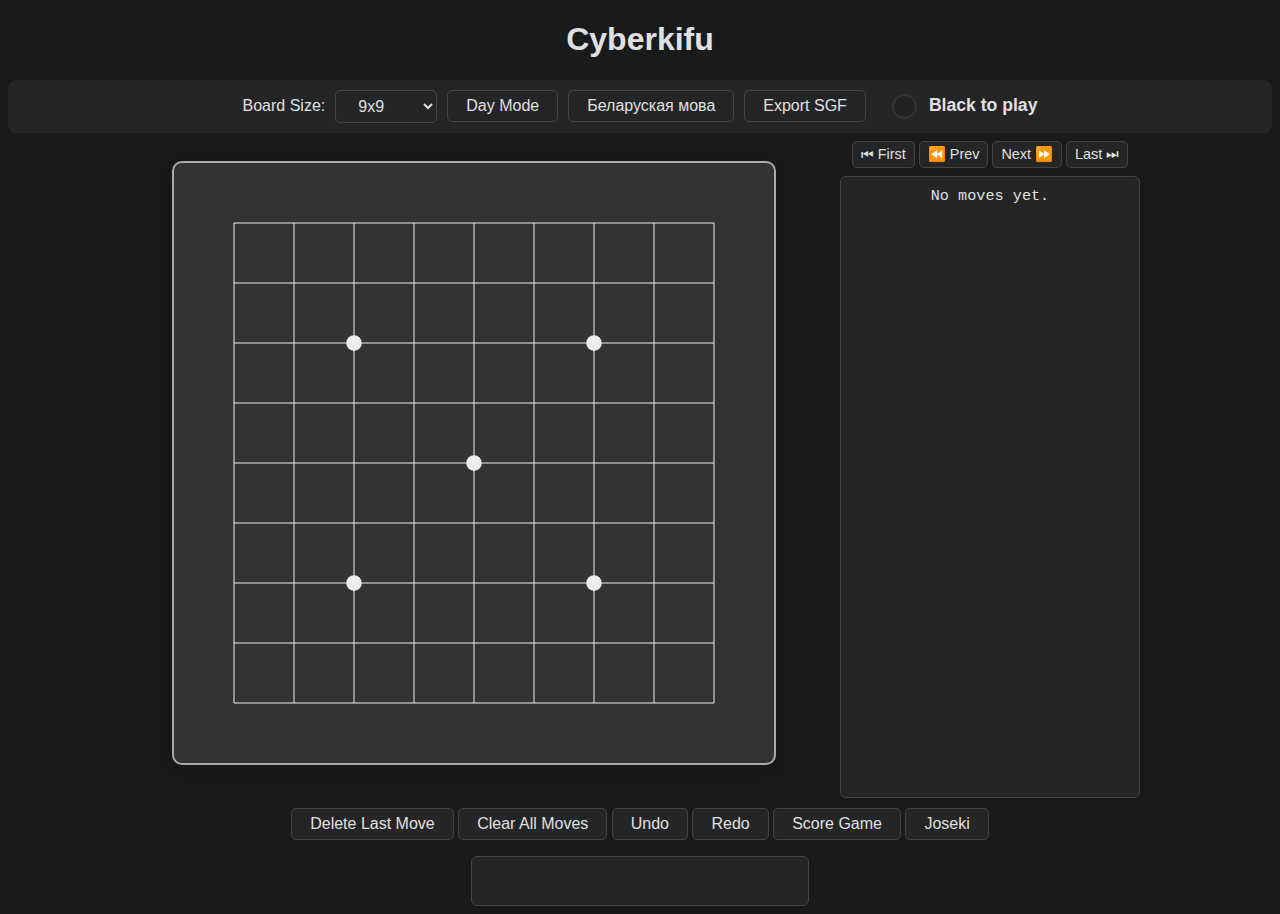
<file: index.html>
<!DOCTYPE html>
<html lang="en">
<head>
    <meta charset="UTF-8">
    <meta name="viewport" content="width=device-width, initial-scale=1.0">
    <title>Cyberkifu</title>
    <link rel="stylesheet" href="style.css">
</head>
<body>
    <h1>Cyberkifu</h1>
    <div id="controls">
        <label for="board-size" data-en="Board Size:" data-be="Памер дошкі:">Board Size:</label>
        <select id="board-size">
            <option value="9">9x9</option>
            <option value="13">13x13</option>
            <option value="19">19x19</option>
        </select>
        <button id="night-mode-toggle" data-en="Night Mode" data-be="Начны рэжым">Night Mode</button>
        <button id="language-toggle">Беларуская мова</button>
        <button id="export-sgf" data-en="Export SGF" data-be="Экспарт SGF">Export SGF</button>
        <span id="current-player"></span>
    </div>
    <div id="main-area">
        <canvas id="go-board" width="600" height="600"></canvas>
        <div id="move-tree-container">
            <div id="move-navigation">
                <button id="first-move" data-en="⏮ First" data-be="⏮ Першы">⏮ First</button>
                <button id="prev-move" data-en="⏪ Prev" data-be="⏪ Назад">⏪ Prev</button>
                <button id="next-move" data-en="Next ⏩" data-be="Далей ⏩">Next ⏩</button>
                <button id="last-move" data-en="Last ⏭" data-be="Апошні ⏭">Last ⏭</button>
            </div>
            <div id="move-tree"></div>
        </div>
    </div>
    <button id="delete-last-move" data-en="Delete Last Move" data-be="Выдаліць апошні ход">Delete Last Move</button>
    <button id="clear-all-moves" data-en="Clear All Moves" data-be="Ачысціць усе хады">Clear All Moves</button>
    <button id="undo-move" data-en="Undo" data-be="Адмяніць">Undo</button>
    <button id="redo-move" data-en="Redo" data-be="Паўтарыць">Redo</button>
    <button id="score-game" data-en="Score Game" data-be="Падлічыць гульню">Score Game</button>
    <button id="joseki-btn" data-en="Joseki" data-be="Дзёсэкі">Joseki</button>
    <div id="score-result"></div>
    <script src="script.js"></script>
</body>
</html>
</file>
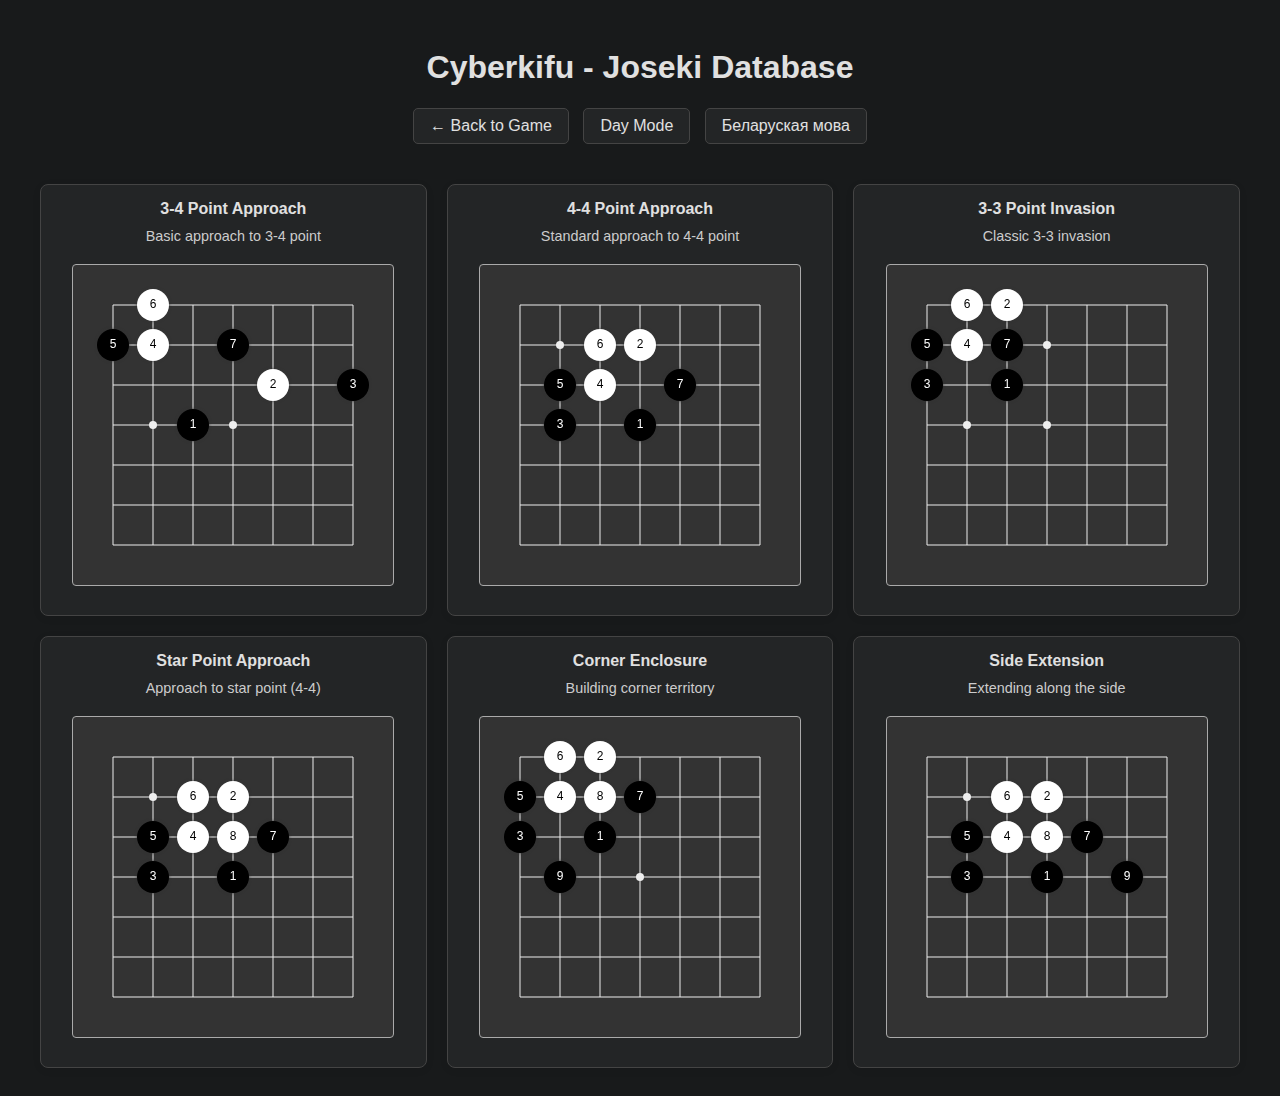
<file: joseki.html>
<!DOCTYPE html>
<html lang="en">
<head>
    <meta charset="UTF-8">
    <meta name="viewport" content="width=device-width, initial-scale=1.0">
    <title>Cyberkifu - Joseki</title>
    <link rel="stylesheet" href="style.css">
    <style>
        .joseki-container {
            max-width: 1200px;
            margin: 0 auto;
            padding: 20px;
        }
        .joseki-grid {
            display: grid;
            grid-template-columns: repeat(auto-fit, minmax(300px, 1fr));
            gap: 20px;
            margin-top: 20px;
        }
        .joseki-item {
            background: #fffbe6;
            border: 1px solid #ccc;
            border-radius: 8px;
            padding: 15px;
            box-shadow: 0 2px 8px rgba(0,0,0,0.07);
        }
        .joseki-canvas {
            background: #deb887;
            border: 1px solid #333;
            border-radius: 4px;
            margin: 10px 0;
        }
        .joseki-title {
            font-weight: bold;
            margin-bottom: 10px;
            color: #333;
        }
        .joseki-description {
            font-size: 0.9rem;
            color: #666;
            margin-bottom: 10px;
        }
        .back-button {
            background: #f0f0f0;
            border: 1px solid #888;
            border-radius: 5px;
            padding: 8px 16px;
            cursor: pointer;
            margin-bottom: 20px;
        }
        .back-button:hover {
            background: #e0e0e0;
        }
        body.night-mode .joseki-item {
            background: #232526;
            color: #e0e0e0;
            border-color: #444;
        }
        body.night-mode .joseki-title {
            color: #e0e0e0;
        }
        body.night-mode .joseki-description {
            color: #ccc;
        }
        body.night-mode .joseki-canvas {
            background: #333;
            border-color: #aaa;
        }
    </style>
</head>
<body>
    <div class="joseki-container">
        <h1>Cyberkifu - Joseki Database</h1>
        <div style="margin-bottom: 20px;">
            <button class="back-button" onclick="window.location.href='index.html'" data-en="← Back to Game" data-be="← Вярнуцца да гульні">← Back to Game</button>
            <button id="night-mode-toggle" class="back-button" style="margin-left: 10px;" data-en="Night Mode" data-be="Начны рэжым">Night Mode</button>
            <button id="language-toggle" class="back-button" style="margin-left: 10px;">Беларуская мова</button>
        </div>
        
        <div class="joseki-grid" id="joseki-grid">
            <!-- Joseki patterns will be loaded here -->
        </div>
    </div>
    
    <script src="joseki-data.js"></script>
    <script src="joseki.js"></script>
</body>
</html>
</file>
<file: style.css>
body {
    font-family: Arial, sans-serif;
    text-align: center;
    background: #f5f5dc;
}

body.night-mode {
    background: #181a1b;
    color: #e0e0e0;
}

button, select {
    font-size: 1rem;
    padding: 6px 18px;
    border-radius: 5px;
    border: 1px solid #888;
    background: #f0f0f0;
    cursor: pointer;
    transition: background 0.2s, color 0.2s, border 0.2s;
}

button:hover, button:focus, select:focus {
    background: #e0e0e0;
    border-color: #333;
    outline: none;
}

body.night-mode button, body.night-mode select {
    background: #232526;
    color: #e0e0e0;
    border-color: #444;
}

body.night-mode button:hover, body.night-mode button:focus, body.night-mode select:focus {
    background: #333;
    color: #fff;
    border-color: #aaa;
}

#controls {
    margin: 16px auto 8px auto;
    display: flex;
    justify-content: center;
    align-items: center;
    gap: 10px;
    background: #fffbe6;
    border-radius: 8px;
    padding: 10px 0;
    box-shadow: 0 2px 8px rgba(0,0,0,0.04);
}

body.night-mode #controls {
    background: #232526;
}

#main-area {
    display: flex;
    justify-content: center;
    align-items: flex-start;
    gap: 32px;
    margin: 0 auto;
    max-width: 1000px;
}

#go-board {
    background: #deb887;
    border: 2px solid #333;
    margin: 20px auto;
    display: block;
    box-shadow: 0 4px 16px rgba(0,0,0,0.2);
    border-radius: 10px;
}

body.night-mode #go-board {
    background: #333;
    border-color: #aaa;
}

#move-history {
    margin: 20px auto;
    width: 320px;
    background: #fffbe6;
    border: 1px solid #ccc;
    border-radius: 6px;
    padding: 10px;
    text-align: left;
    font-family: monospace;
    min-height: 40px;
    box-shadow: 0 2px 8px rgba(0,0,0,0.07);
}

body.night-mode #move-history {
    background: #232526;
    color: #e0e0e0;
    border-color: #444;
}

#move-tree-container {
    width: 300px;
    display: flex;
    flex-direction: column;
}

#move-navigation {
    display: flex;
    gap: 4px;
    margin-bottom: 8px;
    justify-content: center;
}

#move-navigation button {
    font-size: 0.9rem;
    padding: 4px 8px;
    min-width: 50px;
}

#move-tree {
    min-height: 600px;
    max-height: 600px;
    overflow-y: auto;
    background: #fffbe6;
    border: 1px solid #ccc;
    border-radius: 6px;
    padding: 10px;
    font-family: monospace;
    font-size: 0.95rem;
    box-shadow: 0 2px 8px rgba(0,0,0,0.07);
}

body.night-mode #move-tree {
    background: #232526;
    color: #e0e0e0;
    border-color: #444;
}

.move-item {
    transition: background-color 0.2s;
}

.move-item:hover {
    background-color: #e3f2fd !important;
    padding: 2px 4px;
    border-radius: 3px;
}

body.night-mode .move-item:hover {
    background-color: #37474f !important;
}

#score-game {
    margin-top: 10px;
    font-size: 1rem;
    padding: 6px 18px;
    border-radius: 5px;
    border: 1px solid #888;
    background: #f0f0f0;
    cursor: pointer;
}

body.night-mode #score-game {
    background: #232526;
    color: #e0e0e0;
    border-color: #444;
}

#score-result {
    margin: 16px auto 0 auto;
    width: 320px;
    min-height: 32px;
    font-size: 1.1rem;
    text-align: center;
    background: #fffbe6;
    border: 1px solid #ccc;
    border-radius: 6px;
    padding: 8px;
    box-shadow: 0 2px 8px rgba(0,0,0,0.07);
}

body.night-mode #score-result {
    background: #232526;
    color: #e0e0e0;
    border-color: #444;
}

#current-player {
    display: inline-block;
    margin-left: 16px;
    font-weight: bold;
    font-size: 1.1rem;
    vertical-align: middle;
}

#current-player .stone {
    display: inline-block;
    width: 1.2em;
    height: 1.2em;
    border-radius: 50%;
    margin-right: 0.4em;
    vertical-align: middle;
    border: 2px solid #333;
}

#current-player .stone.black {
    background: #222;
}
#current-player .stone.white {
    background: #fff;
    border: 2px solid #aaa;
}
</file>
